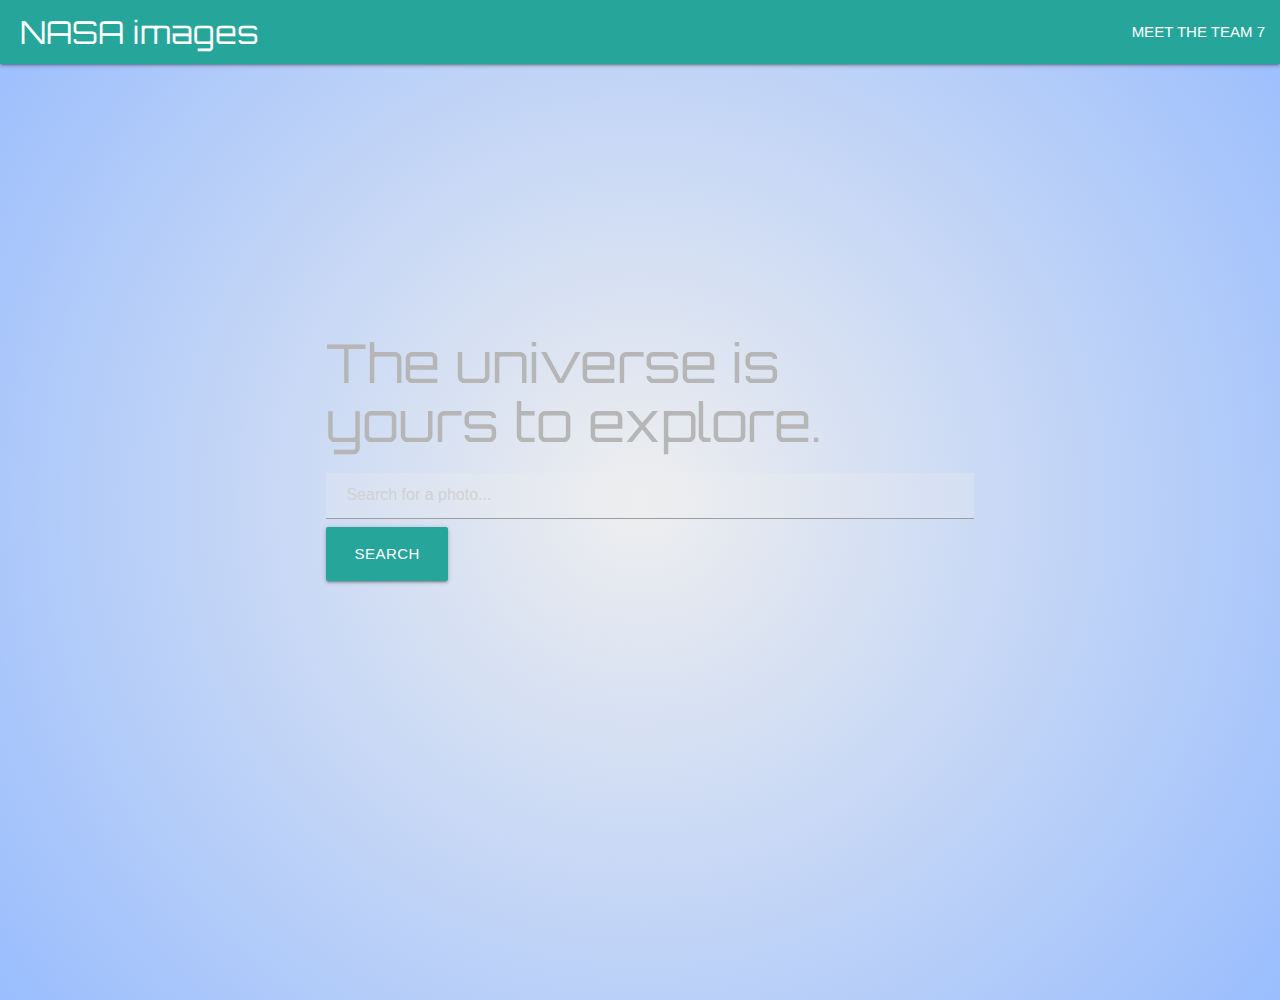
<file: index.html>
<!DOCTYPE html>
<html lang="en">

<head>
    <meta charset="UTF-8">
    <meta name="viewport" content="width=device-width, initial-scale=1.0">
    <link rel="stylesheet" href="style.css">

    <!--Import Google Icon Font-->
    <link href="https://fonts.googleapis.com/icon?family=Material+Icons" rel="stylesheet">
    <!--Import materialize.css-->
    <link rel="stylesheet" href="https://cdnjs.cloudflare.com/ajax/libs/materialize/1.0.0/css/materialize.min.css">
    <script src="https://ajax.googleapis.com/ajax/libs/jquery/2.1.1/jquery.min.js"></script>
    <script src="https://cdnjs.cloudflare.com/ajax/libs/materialize/1.0.0/js/materialize.min.js"></script>
    <!--Let browser know website is optimized for mobile-->
    <meta name="viewport" content="width=device-width, initial-scale=1.0" />
    <title>NASA images</title>
</head>

<body>
    <div id='show_bg_2'>
        <header>
            <nav>
                <div class="nav-wrapper navbar-fixed teal lighten-1">
                    <a href="#index.html" class="brand-logo">NASA images</a>
                    <a href="#" data-target="mobile-demo" class="sidenav-trigger"><i class="material-icons">menu</i></a>

                    <ul class="right hide-on-med-and-down">
                        <li><a href="info.html">MEET THE TEAM 7</a></li>
                    </ul>
                </div>
                <!-- Mobile -->
                <ul class="sidenav" id="mobile-demo">
                    <li><a href="info.html">MEET THE TEAM 7</a></li>
                    <form action="results.html" method="get" class="input-field">
                        <input type="text" name="search" id="search" placeholder="Search for a photo...">
                    </form>
                </ul>
            </nav>
        </header>
        <div class="container">
            <div class="container home__search">
                <h2>The universe is yours to explore.</h2>
                <form action="results.html" method="get" class="input-field">
                    <input type="text" name="search" id="search" placeholder="Search for a photo..." required>
                    <input type="submit" class="btn btn-large" value="Search" />
                </form>
                <div id="img" class="responsive-img"></div>
            </div>
        </div>
    </div>

    <script src="pod.js"></script>
    <script src="core.js"></script>
</body>

</html>
</file>
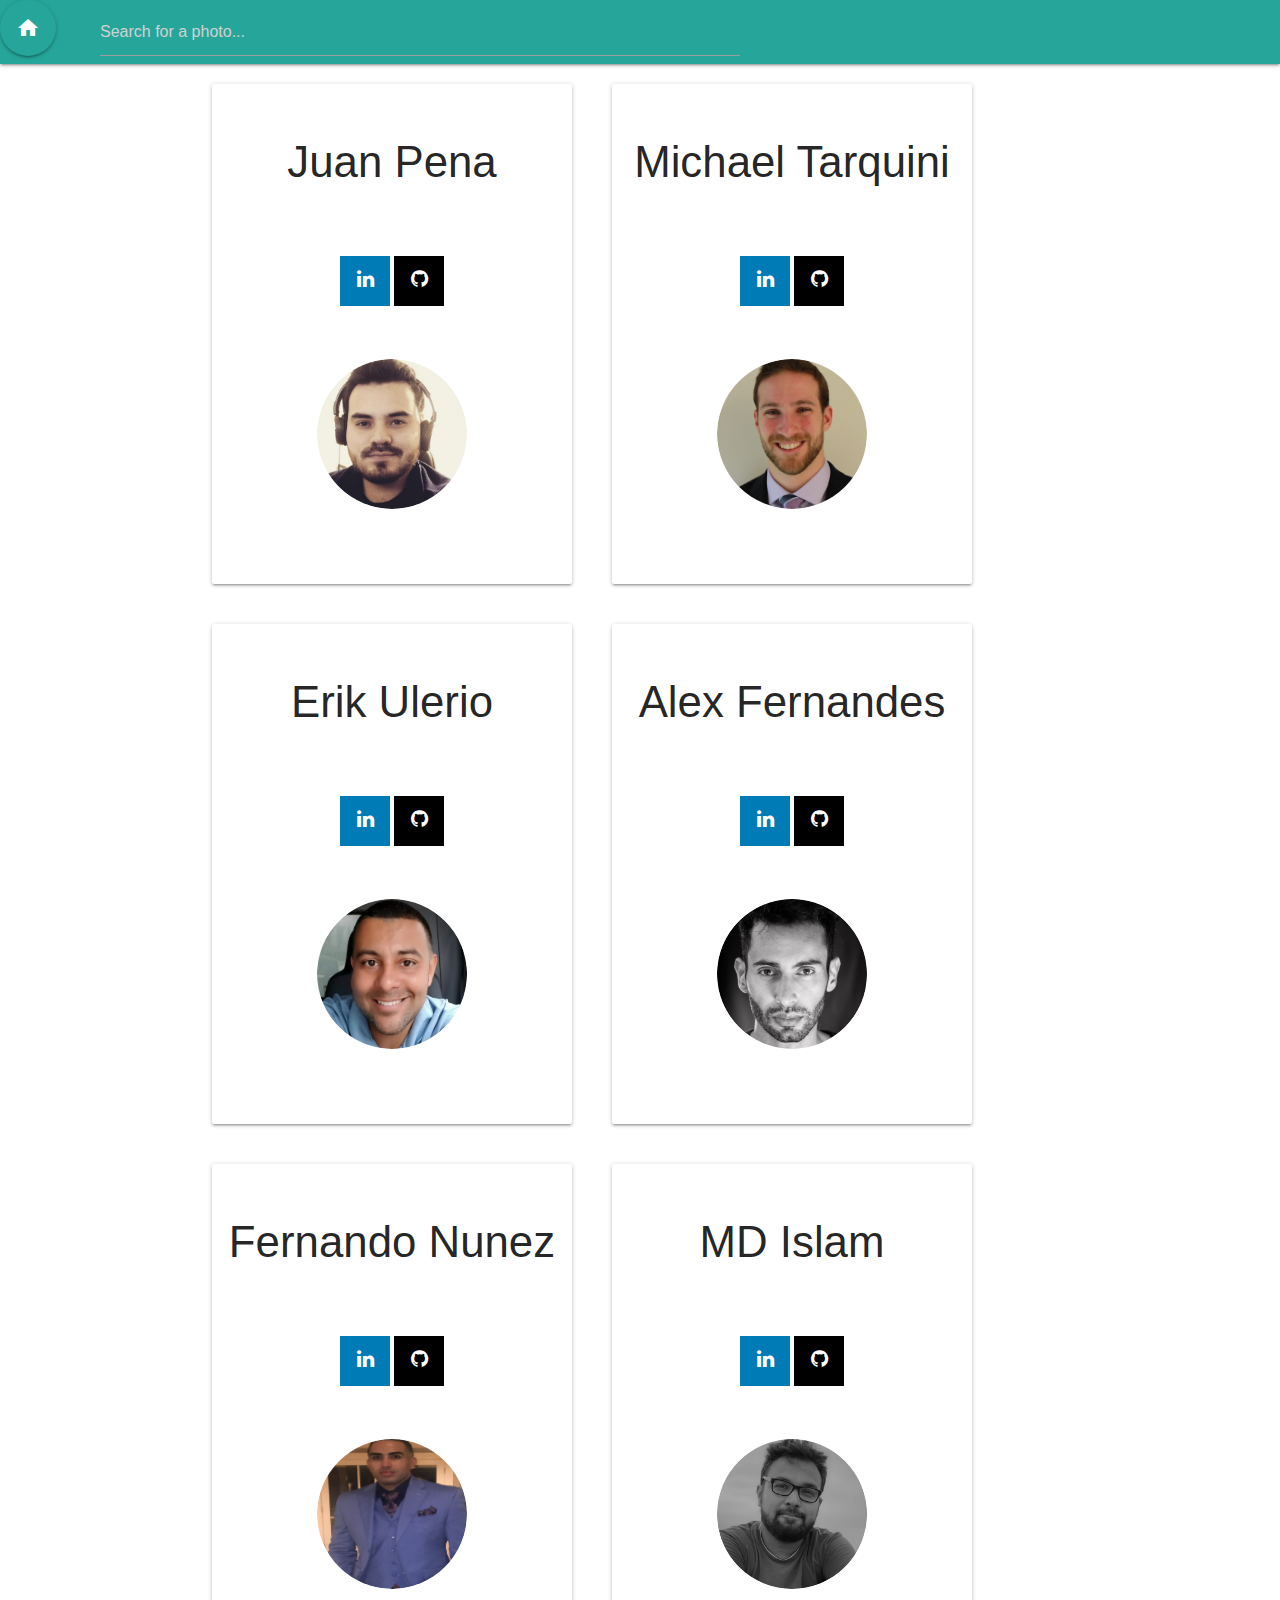
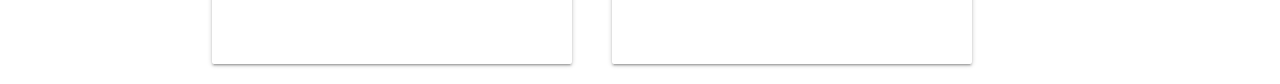
<file: info.html>
<!DOCTYPE html>
<html lang="en">

<head>
    <link rel="stylesheet" href="info.css">

    <!--Import Google Icon Font-->
    <link href="https://fonts.googleapis.com/icon?family=Material+Icons" rel="stylesheet">
    <!--Import materialize.css-->
    <link rel="stylesheet" href="https://cdnjs.cloudflare.com/ajax/libs/materialize/1.0.0/css/materialize.min.css">
    <link rel="stylesheet" href="https://cdnjs.cloudflare.com/ajax/libs/font-awesome/4.7.0/css/font-awesome.min.css">

    <script src="https://ajax.googleapis.com/ajax/libs/jquery/2.1.1/jquery.min.js"></script>
    <script src="https://cdnjs.cloudflare.com/ajax/libs/materialize/1.0.0/js/materialize.min.js"></script>


    <!--Let browser know website is optimized for mobile-->
    <meta name="viewport" content="width=device-width, initial-scale=1.0" />

    <title>NASA Results Info</title>
</head>

<body>
    <header>
        <nav>
            <div class="nav-wrapper navbar-fixed teal lighten-1">
                <a class="btn-floating btn-large brand-logo hide-on-med-and-down" href="index.html"><i
                        class="material-icons">home</i></a>
                <a class="brand-logo hide-on-med-and-up" href="index.html">NASA images</a>
                <a href="#" data-target="mobile-demo" class="sidenav-trigger"><i class="material-icons">menu</i></a>
                <form action="results.html" method="get" class="left hide-on-med-and-down"
                    style="margin-left: 100px; width: 50%">
                    <input type="text" name="search" id="search" placeholder="Search for a photo...">
                </form>
            </div>
        </nav>
    </header>

    <div class="container info-flex">
        <div class="card card-size">
            <h3>Juan Pena
            </h3>
            <div class="socialIcons">
                <a href="https://www.linkedin.com/in/juan-pena-4457b5198/" class="fa fa-linkedin"></a>
                <a href="https://github.com/juanpenadev/" class="fa fa-github"></a>
            </div>
            <div class="img-size"> <img src="assets/juanimgc.png" alt="juanimg"></div>
        </div>
        <div class="card card-size">
            <h3>Michael Tarquini
            </h3>
            <div class="socialIcons">
                <a href="https://www.linkedin.com/in/michael-tarquini-72785b1ba/" class="fa fa-linkedin"></a>
                <a href="https://github.com/mtarquini19/" class="fa fa-github"></a>
            </div>
            <div class="img-size"> <img src="assets/mikeimgc.png" alt="mike"></div>
        </div>
        <div class="card card-size">
            <h3>Erik Ulerio
            </h3>
            <div class="socialIcons">
                <a href="https://www.linkedin.com/in/erik-ulerio-a58878b2/" class="fa fa-linkedin"></a>
                <a href="https://github.com/Erikulerio" class="fa fa-github"></a>
            </div>
            <div class="img-size"> <img src="assets/erikimgc.png" alt="erik"></div>
        </div>
        <div class="card card-size">
            <h3>Alex Fernandes
            </h3>
            <div class="socialIcons">
                <a href="http://linkedin.com/in/alex-fernandes-5850b535" class="fa fa-linkedin"></a>
                <a href="https://github.com/aafernands/" class="fa fa-github"></a>
            </div>
            <div class="img-size"> <img src="assets/alexc.png" alt="alex"></div>
        </div>
        <div class="card card-size">
            <h3>Fernando Nunez
            </h3>
            <div class="socialIcons">
                <a href="https://www.linkedin.com/in/fernandonunez-dev/" class="fa fa-linkedin"></a>
                <a href="https://github.com/FernandoNunez-Dev/" class="fa fa-github"></a>
            </div>
            <div class="img-size"> <img src="assets/fernandoimgc.png" alt="fernando"></div>
        </div>
        <div class="card card-size">
            <h3>MD Islam
            </h3>
            <div class="socialIcons">
                <a href="https://www.linkedin.com/in/md-islam-5326871b6" class="fa fa-linkedin"></a>
                <a href="https://github.com/Islam4049/" class="fa fa-github"></a>
            </div>
            <div class="img-size"> <img src="assets/islamimgc.png" alt="islam"></div>
        </div>
    </div>

    <script src="core.js"></script>
</body>

</html>
</file>
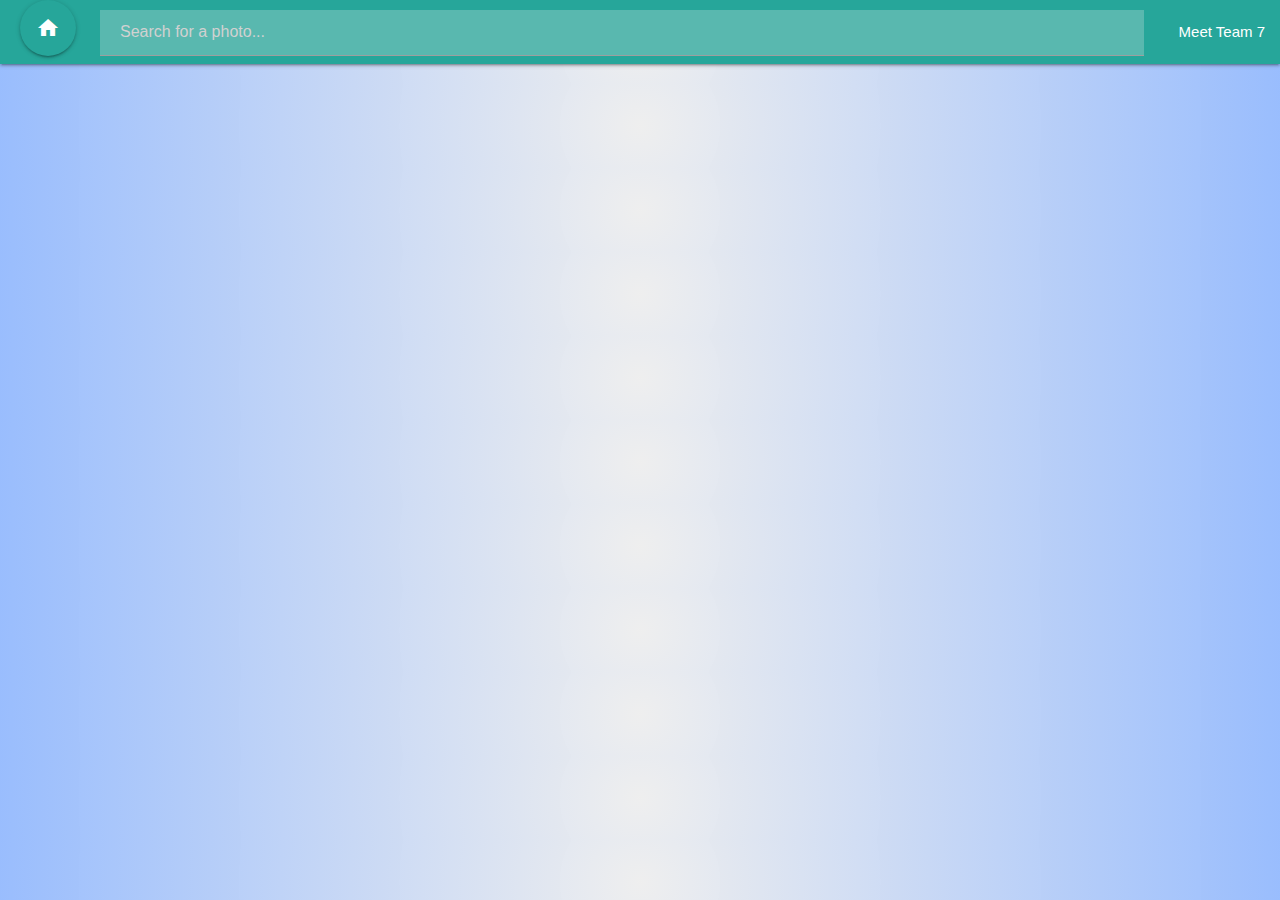
<file: results.html>
<!DOCTYPE html>
<html lang="en">

<head>
    <link rel="stylesheet" href="style.css">

    <!--Import Google Icon Font-->
    <link href="https://fonts.googleapis.com/icon?family=Material+Icons" rel="stylesheet">
    <!--Import materialize.css-->
    <link rel="stylesheet" href="https://cdnjs.cloudflare.com/ajax/libs/materialize/1.0.0/css/materialize.min.css">
    <script src="https://ajax.googleapis.com/ajax/libs/jquery/2.1.1/jquery.min.js"></script>
    <script src="https://cdnjs.cloudflare.com/ajax/libs/materialize/1.0.0/js/materialize.min.js"></script>
    <script src="results.js"></script>
    <!--Let browser know website is optimized for mobile-->
    <meta name="viewport" content="width=device-width, initial-scale=1.0" />
    <title>NASA images</title>
</head>

<body>
    <header>
        <nav>
            <div class="nav-wrapper navbar-fixed teal lighten-1">
                <a class="btn-floating btn-large brand-logo hide-on-med-and-down" href="index.html"><i
                        class="material-icons">home</i></a>

                <a class="brand-logo hide-on-med-and-up" href="index.html">NASA images</a>

                <a href="#" data-target="mobile-demo" class="sidenav-trigger"><i class="material-icons">menu</i></a>

                <form class="left hide-on-med-and-down" style="margin-left: 100px; width: 80%">
                    <form action="results.html" method="get" class="input-field">
                        <input type="text" name="search" id="search" placeholder="Search for a photo...">
                    </form>
                </form>
                <ul class="right hide-on-med-and-down">
                    <li><a href="info.html">Meet Team 7</a></li>
                </ul>
            </div>
            <!-- Mobile -->
            <ul class="sidenav" id="mobile-demo">
                <li><a href="info.html">MEET THE TEAM 7</a></li>
                <form action="results.html" method="get" class="input-field">
                    <input type="text" name="search" id="search" placeholder="Search for a photo...">
                </form>
            </ul>
        </nav>
    </header>

    <!-- back to search button & back to main page button -->
    <!-- small link to team members -->
    <!-- grid layout image/ video search results -->
    <!-- hover effect for each image/ video showing image information -->
    <!-- user ability to share photos via social media & email -->

    <div id="result-container" class="container"></div>

    <script src="core.js"></script>
</body>

</html>
</file>
<file: style.css>
@import url("https://fonts.googleapis.com/css2?family=Orbitron:wght@500&display=swap");
body {
    background: radial-gradient( circle, rgba(224, 224, 224, 0.5326505602240896) 0%, rgba(70, 135, 252, 0.5494572829131652) 100%);
}

.input-field {
    position: relative !important;
}

#show_bg_2 {
    width: 100%;
    height: 1000px;
    background-size: cover;
    background-position: center;
    color: white;
}

nav .brand-logo {
    margin-left: 20px;
    margin-right: 20px;
    font-family: "Orbitron", sans-serif;
}

@media only screen and (max-width: 500px) {
    .brand-logo {
        font-size: 17px !important;
        font-family: "Orbitron", sans-serif;
        margin-left: 10px !important;
    }
}

#result-container {
    margin-top: 20px;
    display: flex;
    flex-direction: row;
    flex-wrap: wrap;
    justify-content: center;
}

.container-img {
    margin: 2px;
}

.container.home__search {
    margin-top: 30vh;
}

h6 {
    color: #5b5b5b;
    align-items: center;
}

h2 {
    font-family: "Orbitron", sans-serif;
    color: #b6b6b6;
}

p {
    color: #5b5b5b;
    align-items: center;
}

a {
    size: 10px;
}

#search {
    background-color: #eeeeee41;
    padding-left: 20px;
    color: #eee;
}
</file>
<file: info.css>
* {
                box-sizing: border-box;
            }
            
            body {
                font-family: Arial, Helvetica, sans-serif;
            }
            /* Float four columns side by side */
            
            .column {
                float: left;
                width: 33.3%;
                padding: 0 10px;
            }
            /* Remove extra left and right margins, due to padding */
            
            .row {
                margin: 0 -5px;
            }
            /* Clear floats after the columns */
            
            .row:after {
                content: "";
                display: table;
                clear: both;
            }
            /* Responsive columns */
            
            @media screen and (max-width: 600px) {
                .column {
                    width: 100%;
                    display: block;
                    margin-bottom: 20px;
                }
            }
            /* Style the counter cards */
            
            .card-size {
                display: flex;
                flex-direction: column;
                box-shadow: 0 4px 8px 0 rgba(0, 0, 0, 0.2);
                text-align: center;
                background-color: #F1F1F1;
                width: 40vh;
                height: 500px;
                align-items: center;
                justify-content: space-around;
                margin: 20px !important;
            }
            /* Style all font awesome icons */
            
            .fa {
                width: 50px;
                height: 50px;
                text-align: center;
                text-decoration: none;
                padding-top: 12%;
                margin: 2px;
            }
            /* Add a hover effect if you want */
            
            .socialIcons {
                display: flex;
            }
            
            .fa-linkedin:before {
                font-size: 20px;
            }
            
            .fa:hover {
                opacity: 0.7;
            }
            
            .fa-github:before {
                font-size: 20px;
            }
            
            .fa-github {
                background: #000000;
                color: white;
            }
            
            .fa-linkedin {
                background: #007BB5;
                color: white;
            }
            
            .img-size {
                width: 200px;
                height: 200px;
                background-size: contain;
            }
            
            .img-size img {
                background-repeat: no-repeat;
                background-origin: content-box;
                width: 150px;
                height: 150px;
                border-radius: 100%;
                background-size: contain;
            }
            
            .info-flex {
                display: flex;
                flex-flow: row;
                flex-wrap: wrap;
            }
</file>
